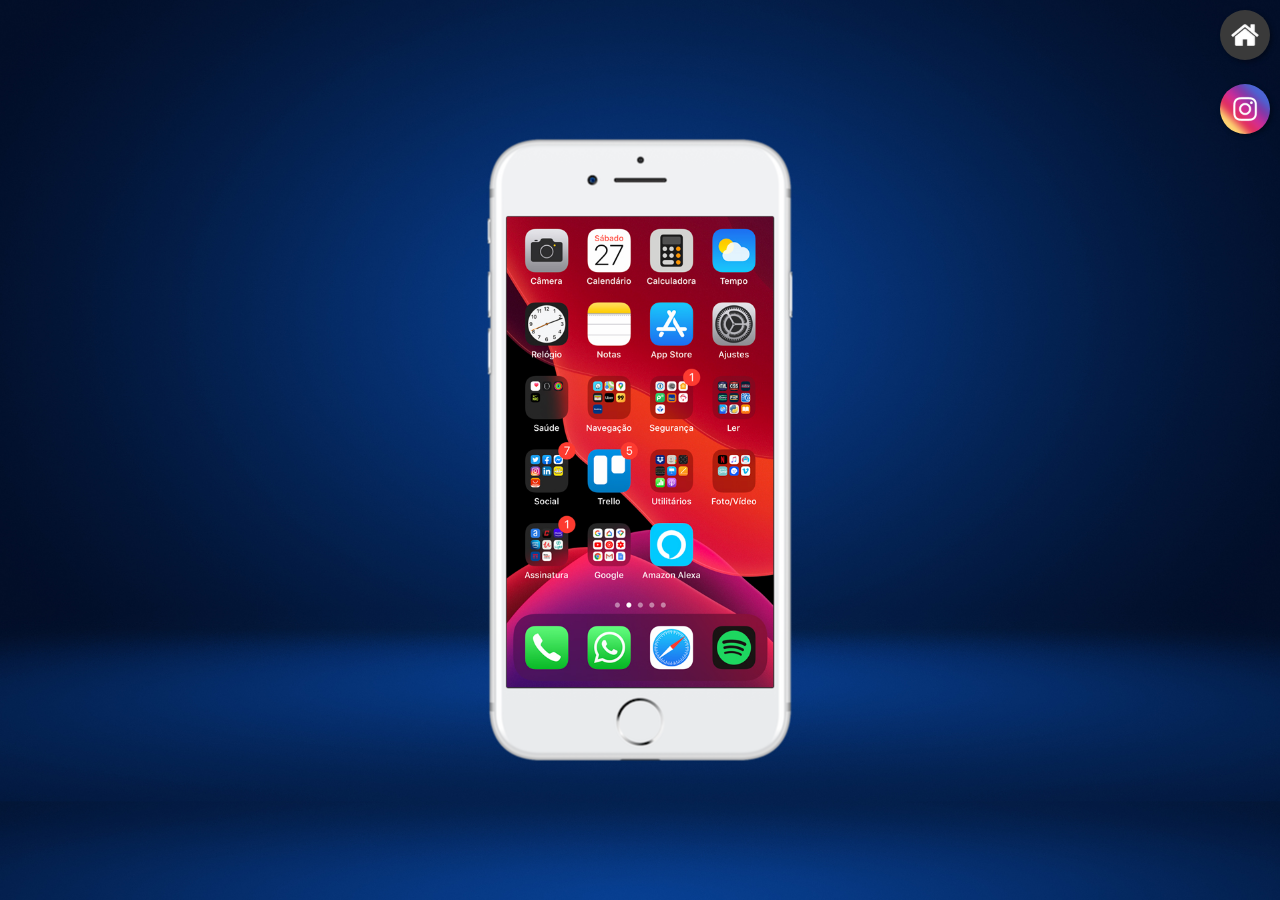
<file: index.html>
<!DOCTYPE html>
<html lang="pt-br">
<head>
    <meta charset="UTF-8">
    <meta http-equiv="X-UA-Compatible" content="IE=edge">
    <meta name="viewport" content="width=device-width, initial-scale=1.0">
    <link rel="shortcut icon" href="favicon.ico" type="image/x-icon">
    <link rel="stylesheet" href="estilos/style.css">
    <title>Projeto Social 2</title>
</head>
<body>
    <main>
        <section id="telefone">

            <iframe src="home.html" name="tela" id="tela" frameborder="0">
                Seu navegador não é compatível com isso!
            </iframe>
            
        </section>
        <section id="redes-sociais">
            
            <a href="home.html" target="tela"><img src="imagens/logo-home.jpg" alt="Home"></a><br>
            <a href="instagram.html" target="tela"><img src="imagens/logo-instagram.jpg" 
            alt="instagram"></a>

        </section>
    </main>
</body>
</html>
</file>
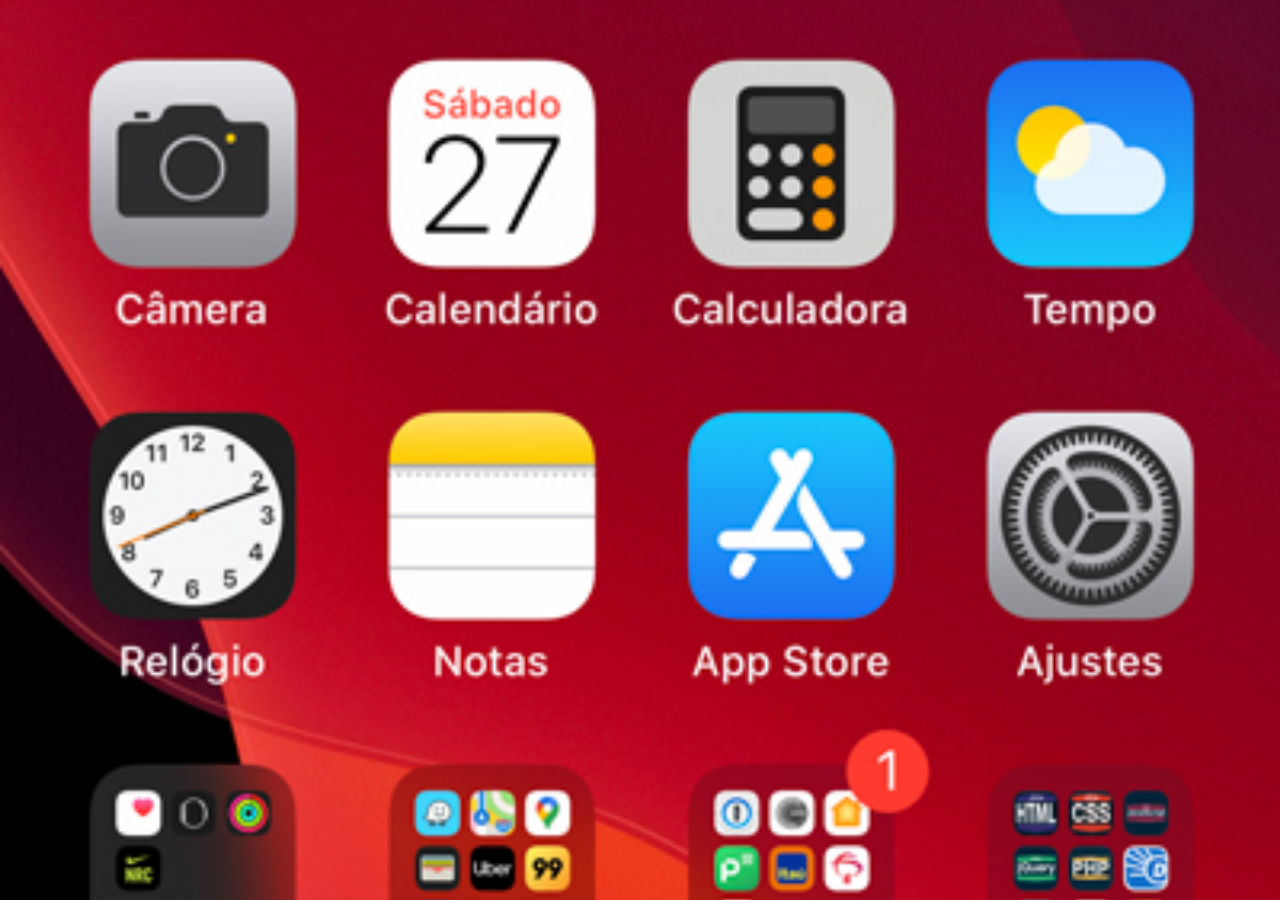
<file: home.html>
<!DOCTYPE html>
<html lang="pt-br">
<head>
    <meta charset="UTF-8">
    <meta http-equiv="X-UA-Compatible" content="IE=edge">
    <meta name="viewport" content="width=device-width, initial-scale=1.0">
    <title>Home</title>
    <style>
        * {
            margin: 0px;
            padding: 0px;
        }

        body {
            width: 100vw;
            height: 100vh;
            background: black url('imagens/tela-home.jpg') no-repeat top center;
            background-size: cover;
        }
    </style>
</head>
<body>

</body>
</html>
</file>
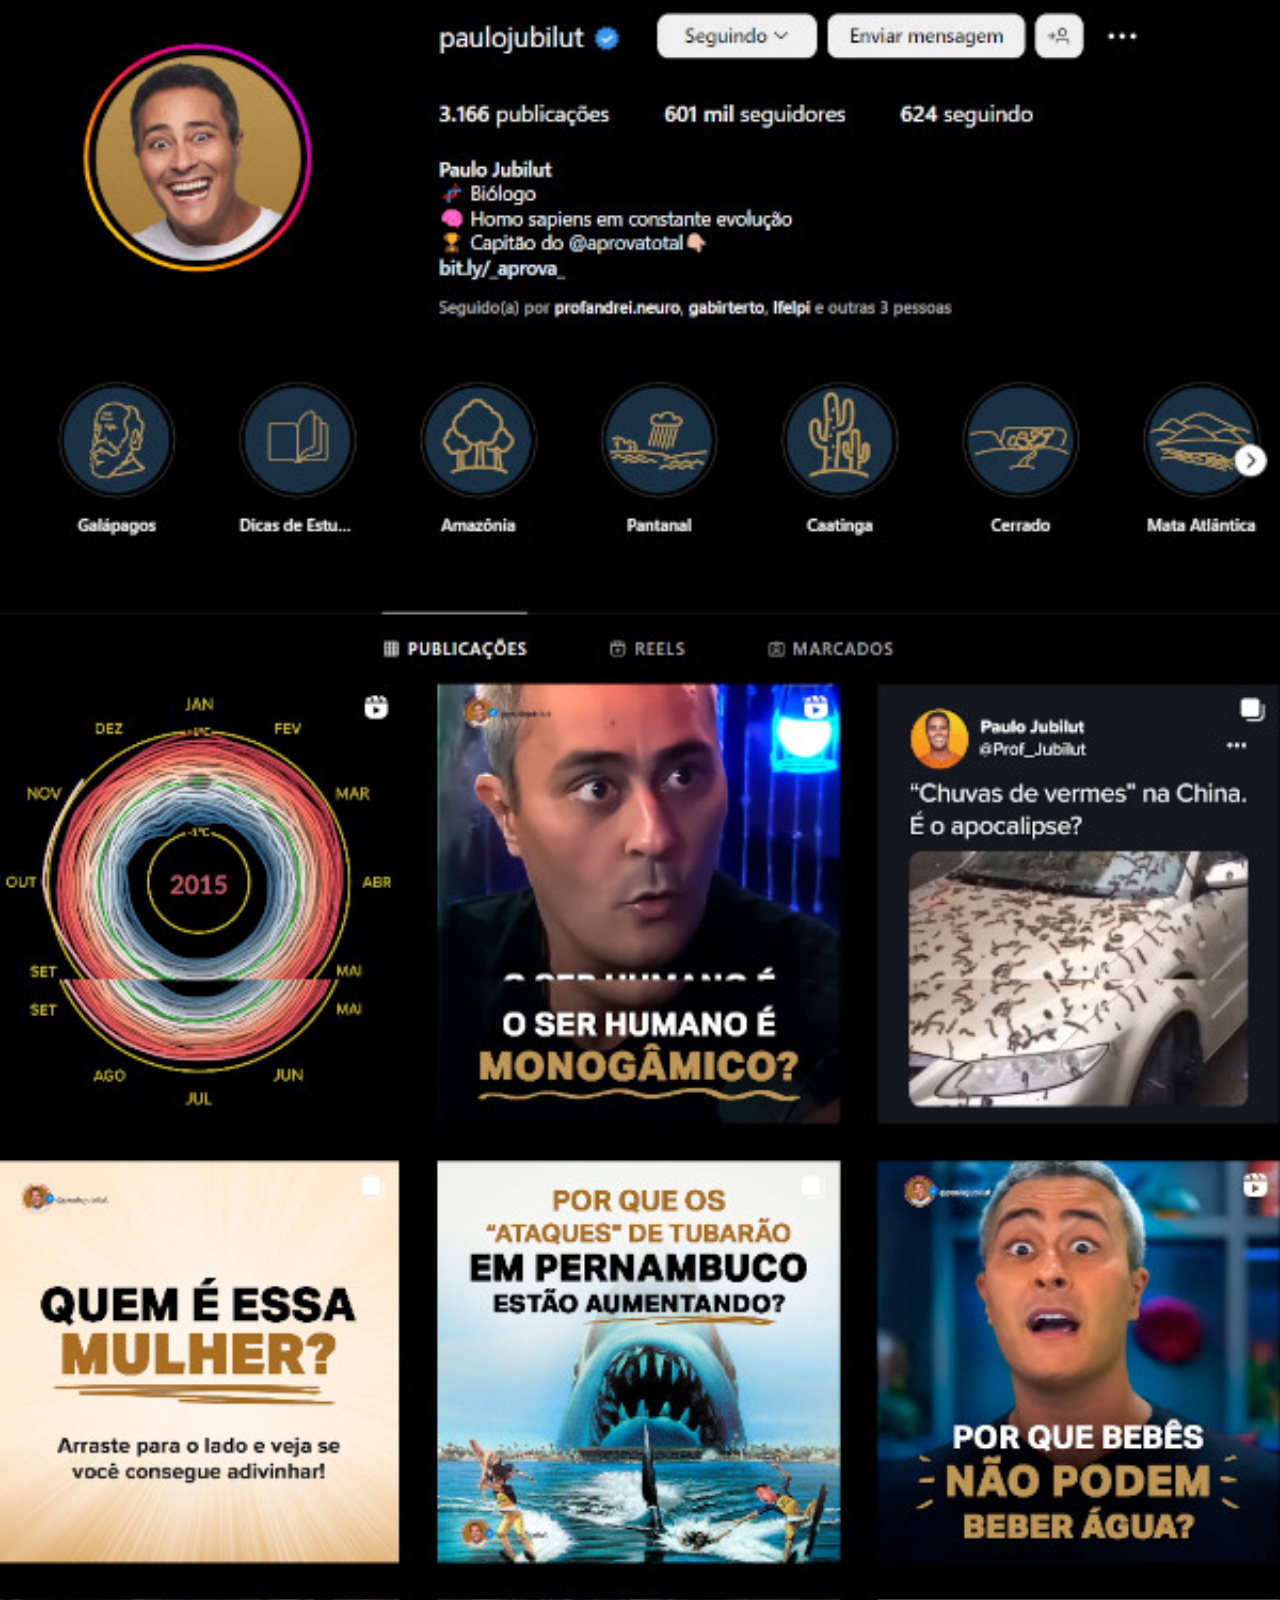
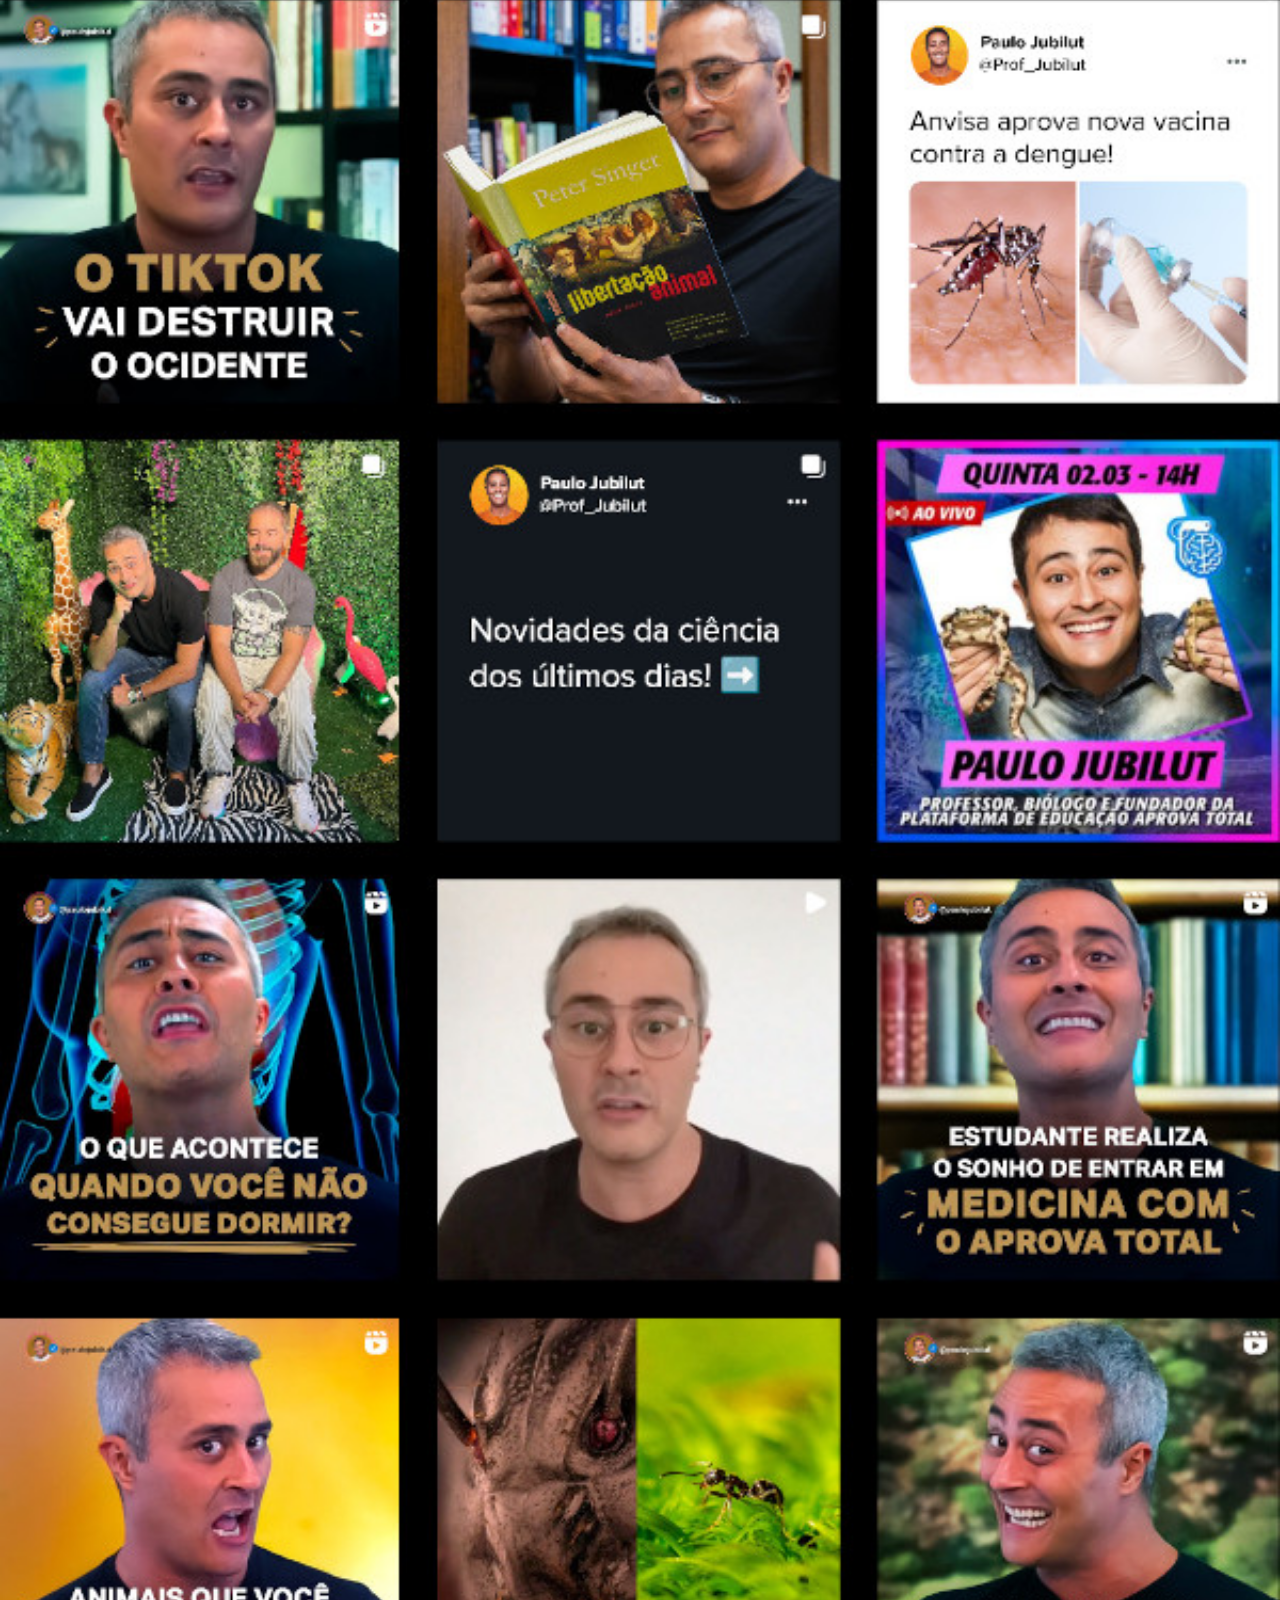
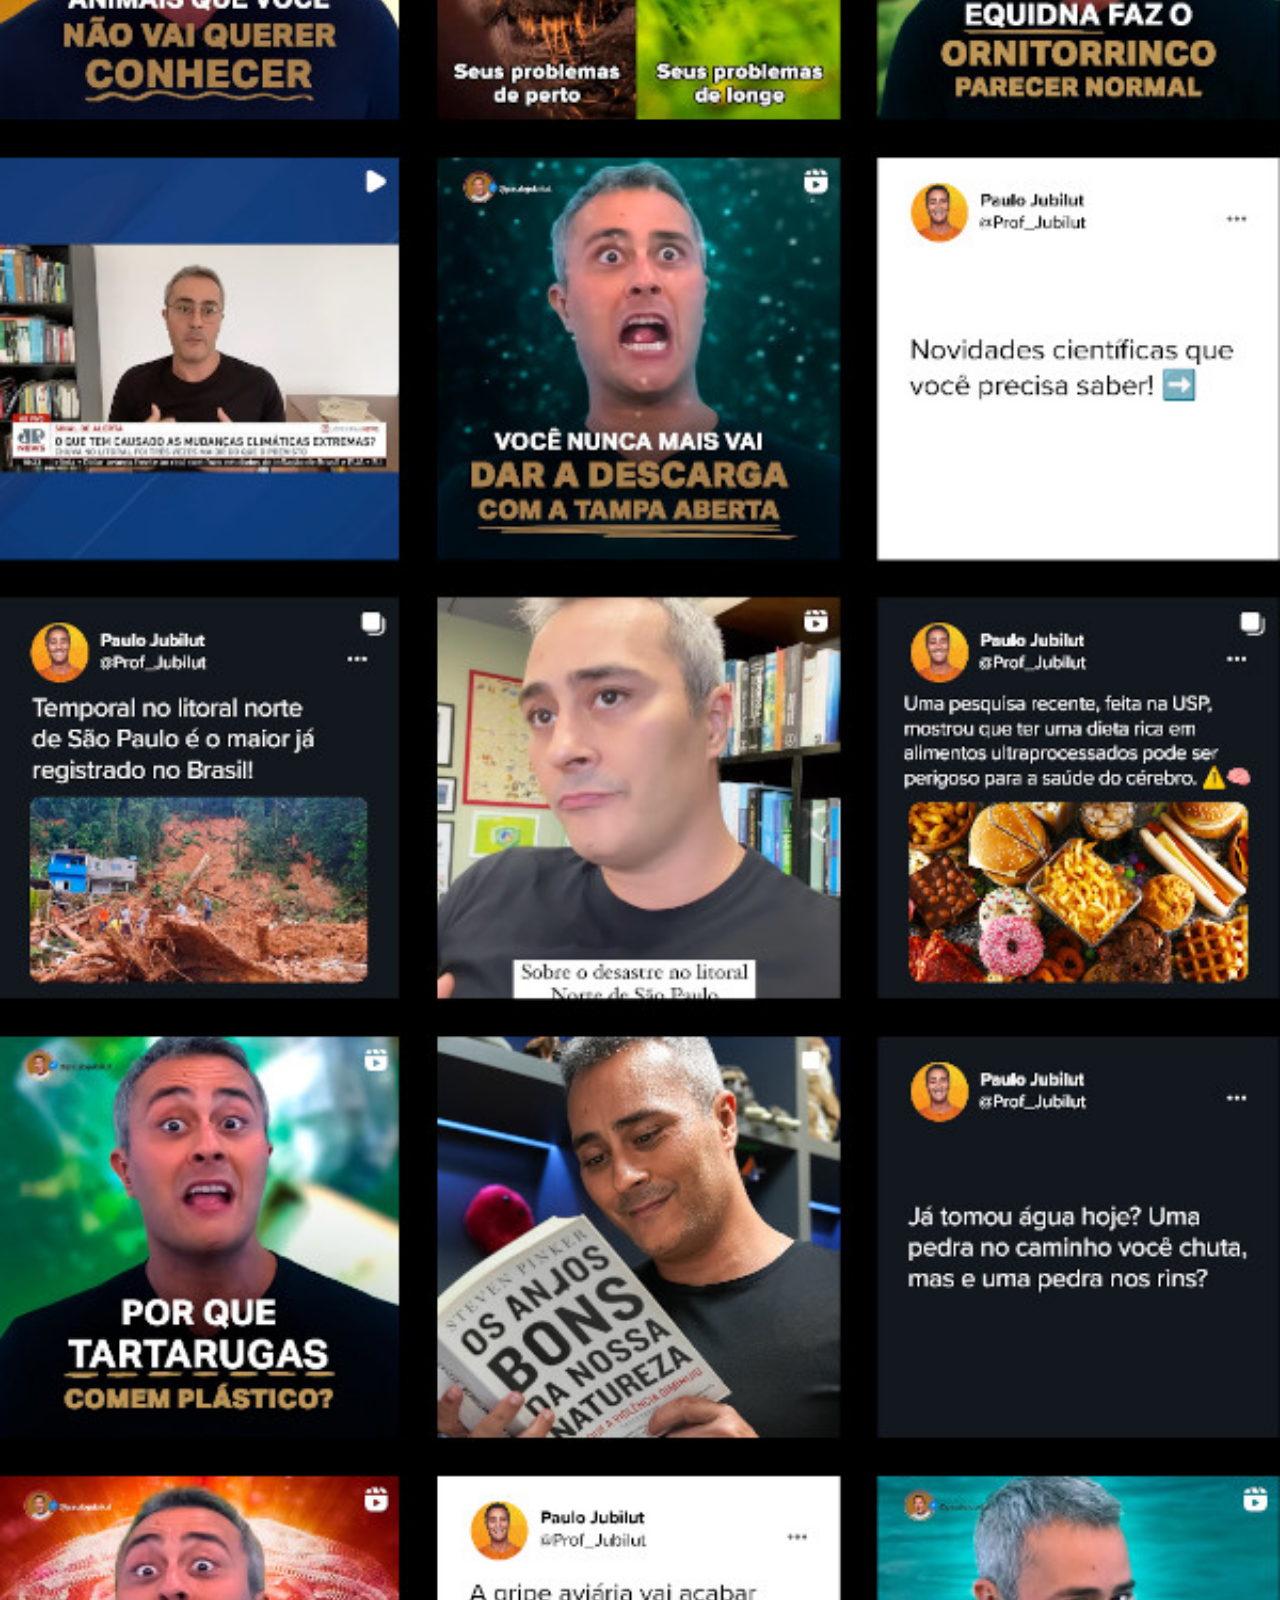
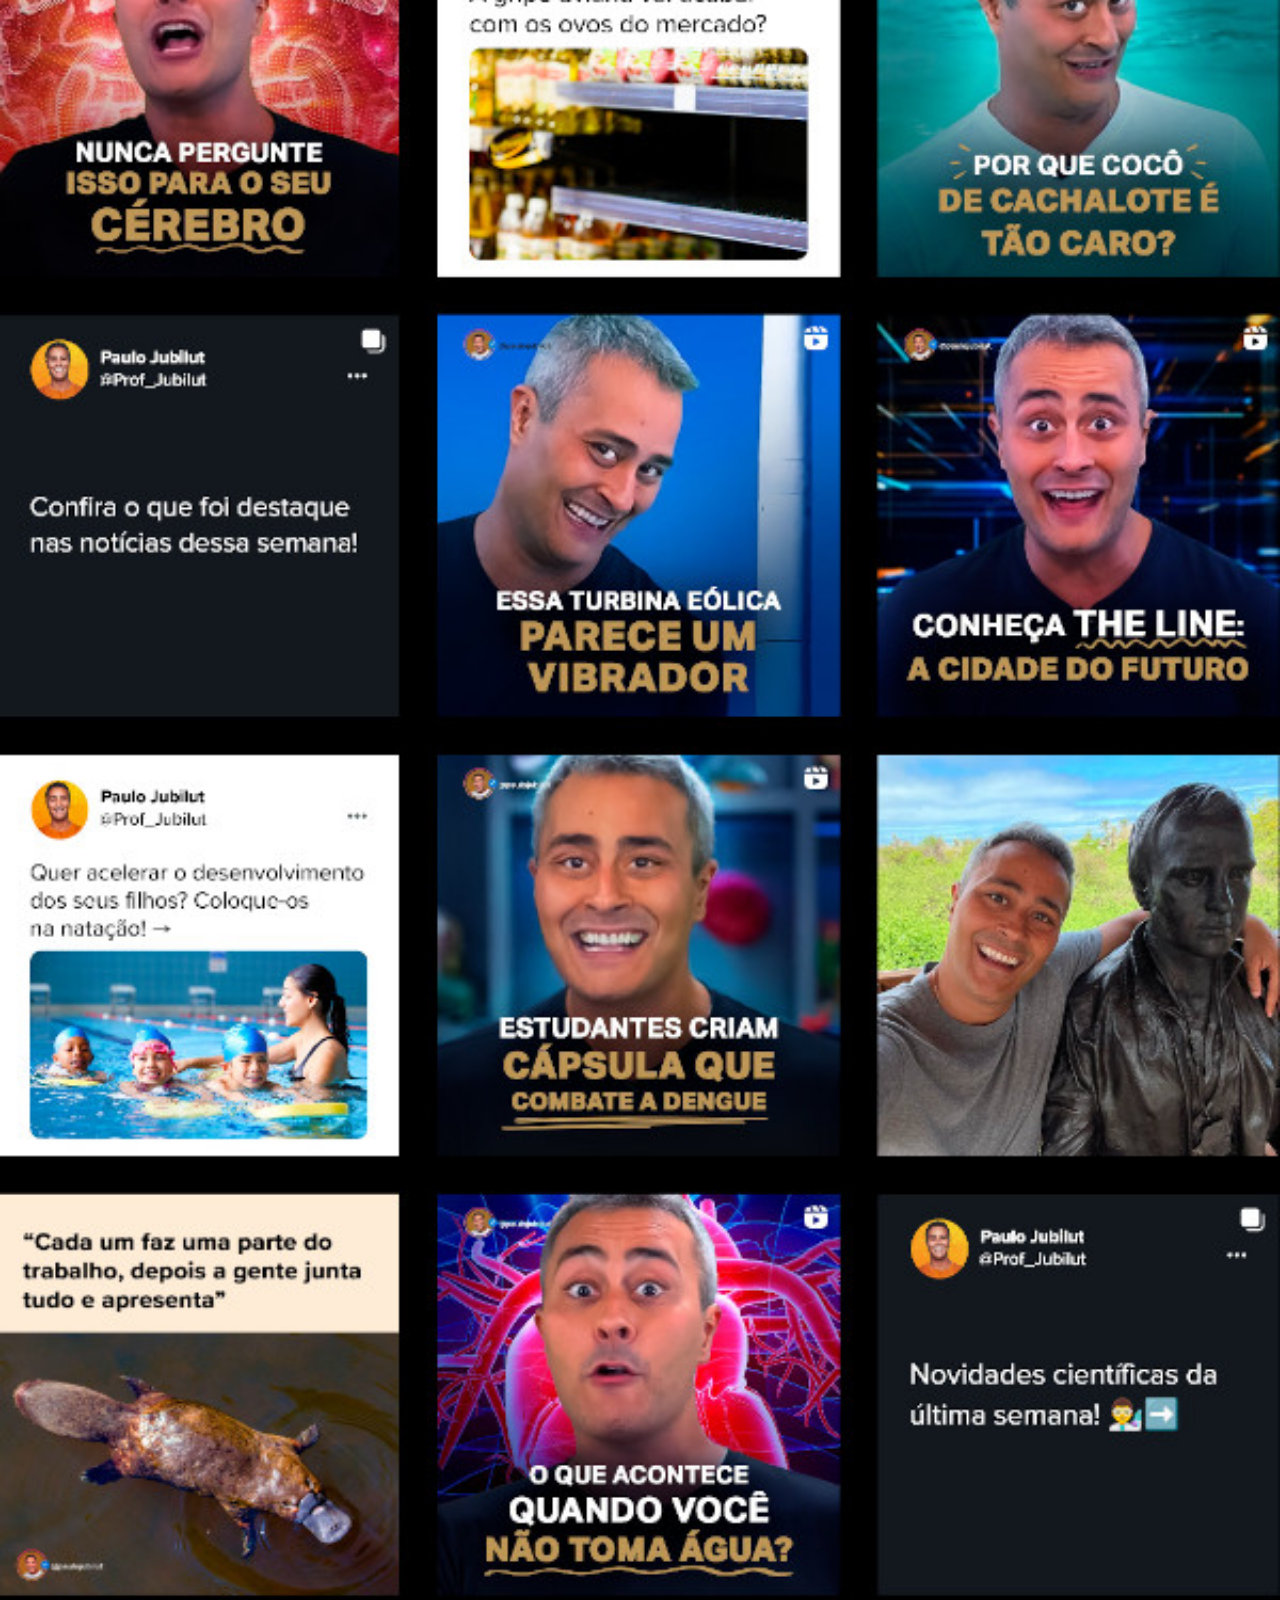
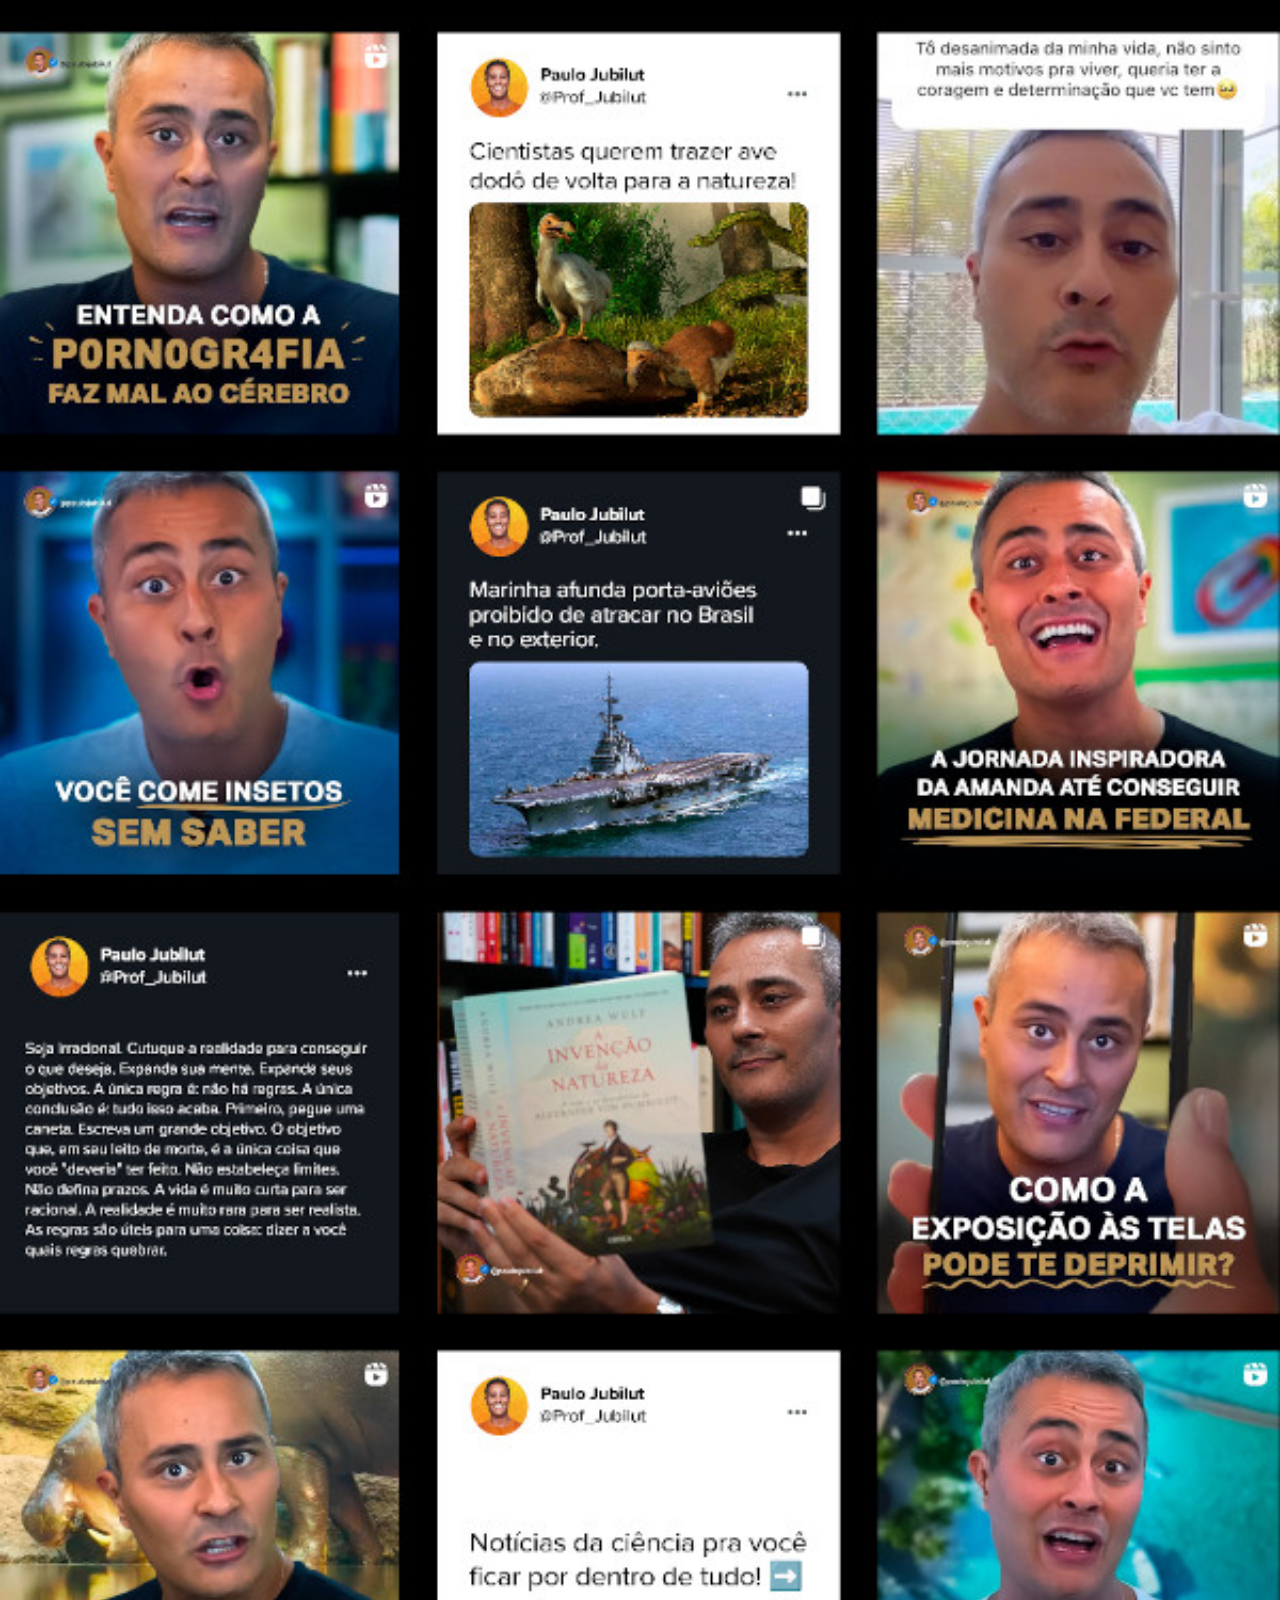
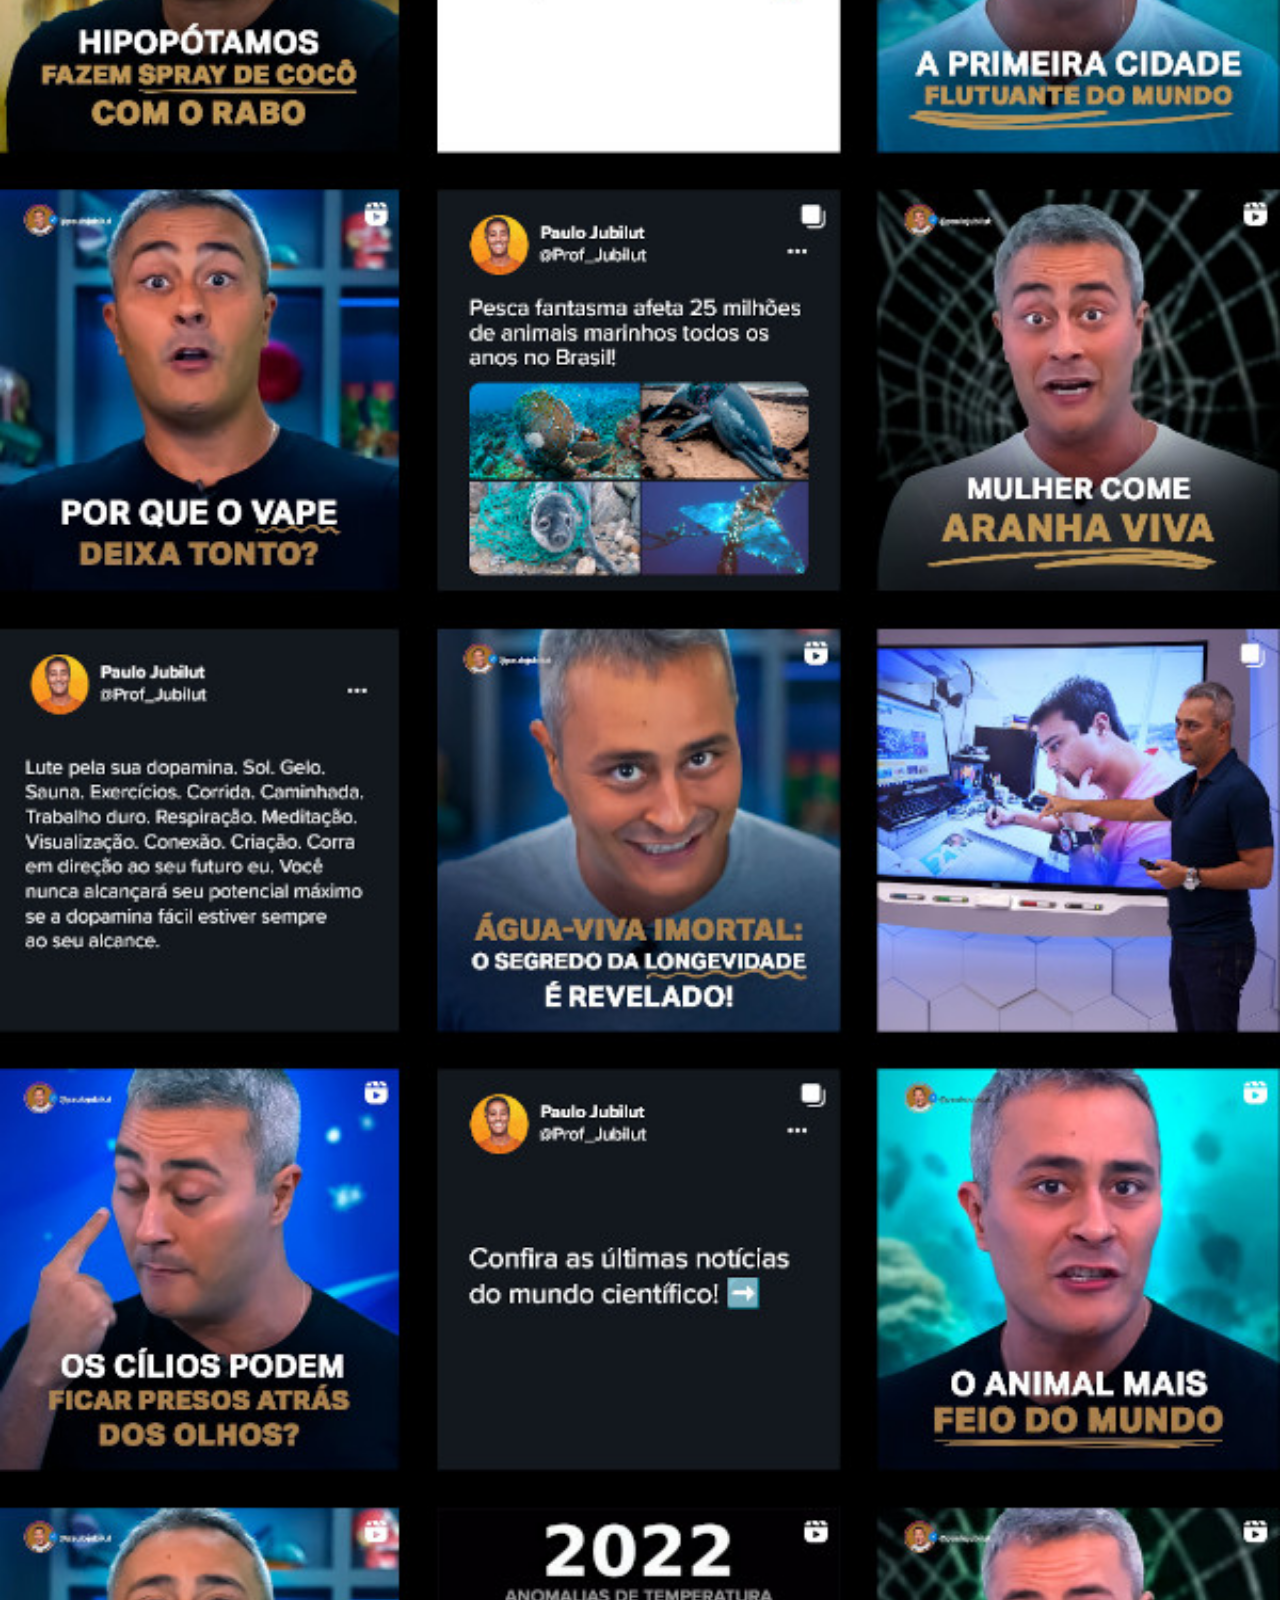
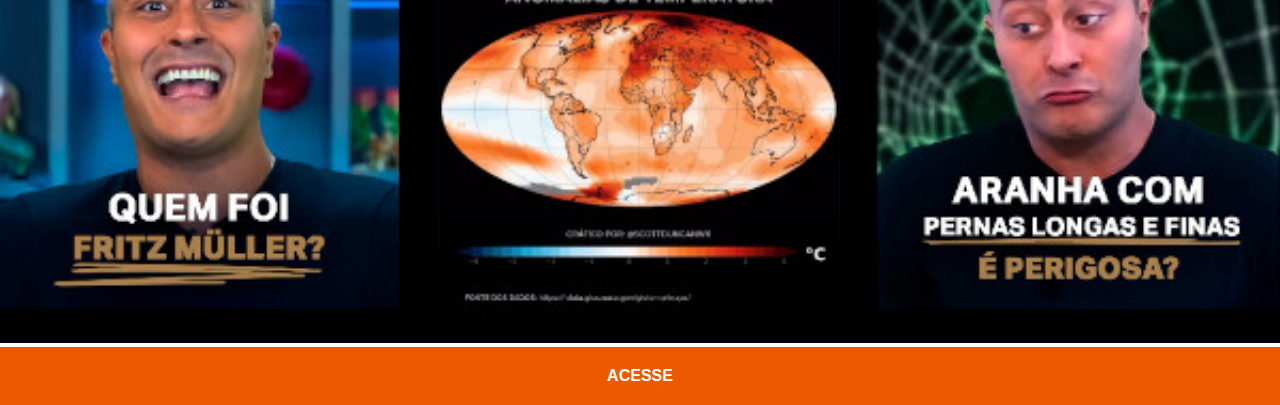
<file: instagram.html>
<!DOCTYPE html>
<html lang="pt-br">
<head>
    <meta charset="UTF-8">
    <meta http-equiv="X-UA-Compatible" content="IE=edge">
    <meta name="viewport" content="width=device-width, initial-scale=1.0">
    <link rel="stylesheet" href="estilos/social.css">
    <title>Instagram</title>
</head>
<body>
    <img src="imagens/insta-jubilu.jpg" alt="Instagram">
    <a href="https://www.instagram.com/paulojubilut/">ACESSE</a>
</body>
</html>
</file>
<file: estilos/style.css>
@charset "UTF-8";

*{
    margin: 0px;
    padding: 0px;
    font-family: Arial, Helvetica, sans-serif;
}


body{
    background: url('../imagens/fundo-azul.jpg') no-repeat  top center;
    background-size: cover;
    background-attachment: fixed;
}


html, body{
    height: 100vh;
    width: 100vw;
    background-color: black;
}


main{
    position: relative;
    height: 100vh;
}


#telefone{
    background: url('../imagens/frame-iphone.png') no-repeat top center;
    top: 50%;
    left: 50%;
    transform: translate(-50%, -50%);
    height: 627px;
    width: 311px;
    position: absolute;
}


section{
    display: block;
}


#redes-sociais img{
    width: 50px;
    margin: 10px;
    border-radius: 50%;
    box-shadow: 2px 2px 5px rgba(0, 0, 0, 0.401);
    box-sizing: border-box;
}


#redes-sociais img:hover{
    border: 2px solid rgba(255, 255, 255, 0.638);
    transform: translate(-3px, -3px);
    box-shadow: 5px 5px 10px rgba(0, 0, 0, 0.622);
    transition: transform 0.5s, border 0.5s;
}


#tela{
    position: relative;
    top: 80px;
    left: 22px;
    width: 267px;
    height: 471px;
}


#redes-sociais{
    text-align: right;
}
</file>
<file: estilos/social.css>
@charset "UTF-8"; 

*{
    margin: 0px;
    padding: 0px;
    font-family: Arial, Helvetica, sans-serif;
}


::-webkit-scrollbar{
    width: 0px;
    height: 0px;
}


img{
    width: 100vw;
}


a{
    display: block; /* para o "acesse" ficar embaixo*/
    background-color: rgb(235, 90, 0);
    color: white;
    padding: 20px;
    text-align: center;
    font-weight: bolder;
    text-decoration: none;
}


a:hover{
    background-color: rgb(255, 140, 0);
}
</file>
